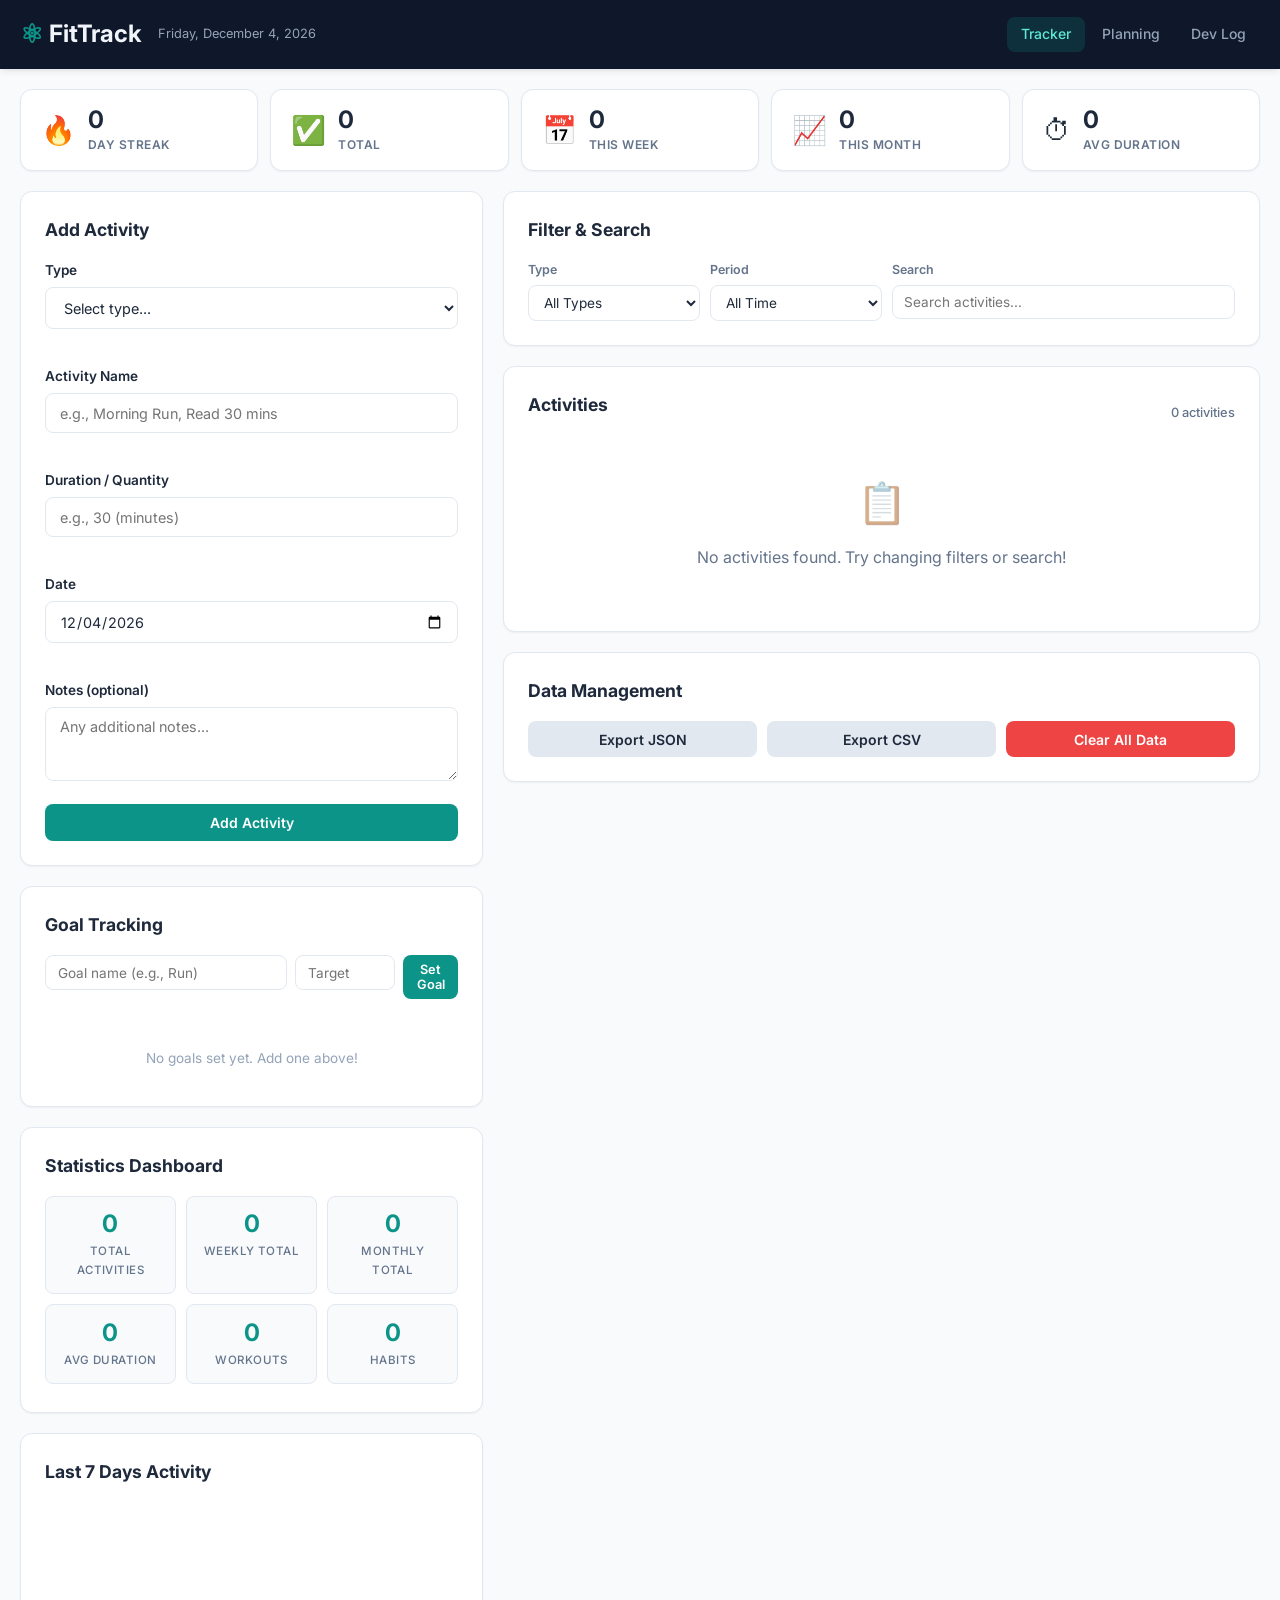
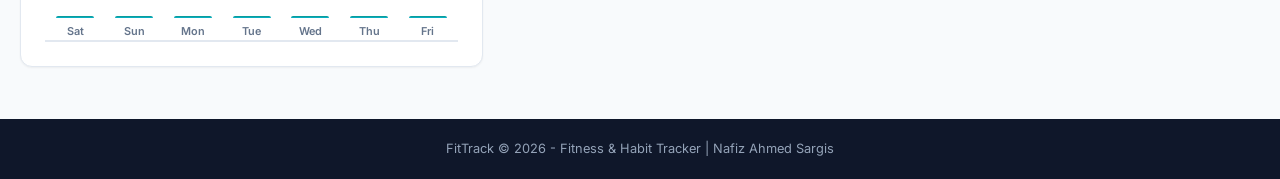
<file: index.html>
<!doctype html>
<html lang="en">
  <head>
    <meta charset="UTF-8" />
    <meta name="viewport" content="width=device-width, initial-scale=1.0" />

    <title>FitTrack - Fitness & Habit Tracker</title>

    <!-- Typography choice: Inter is readable and looks modern for dashboards -->
    <link rel="preconnect" href="https://fonts.googleapis.com" />
    <link rel="preconnect" href="https://fonts.gstatic.com" crossorigin />
    <link
      href="https://fonts.googleapis.com/css2?family=Inter:wght@400;500;600;700&display=swap"
      rel="stylesheet"
    />

    <link rel="stylesheet" href="./css/styles.css" />
  </head>

  <body>
    <!-- Header is sticky so users can switch pages quickly while scrolling -->
    <header class="app-header">
      <div class="header-content">
        <div class="header-left">
          <h1 class="app-title">
            <span class="title-icon">&#9883;</span> FitTrack
          </h1>

          <p class="current-date" id="currentDate"></p>
        </div>

        <nav class="header-nav">
          <a href="./index.html" class="nav-link active">Tracker</a>
          <a href="./planning.html" class="nav-link">Planning</a>
          <a href="./devlog.html" class="nav-link">Dev Log</a>
        </nav>
      </div>
    </header>
    <!-- Layout: left = create + motivation, right = discover + manage -->
    <main class="main-content">
      <!-- Streak + quick stats bar -->
      <section class="stats-bar" id="statsBar">
        <div class="stats-item">
          <span class="stats-icon">&#128293;</span>
          <div class="stats-info">
            <span class="stats-number" id="statStreak">0</span>
            <span class="stats-label">Day Streak</span>
          </div>
        </div>

        <div class="stats-item">
          <span class="stats-icon">&#9989;</span>
          <div class="stats-info">
            <span class="stats-number" id="statTotal">0</span>
            <span class="stats-label">Total</span>
          </div>
        </div>

        <div class="stats-item">
          <span class="stats-icon">&#128197;</span>
          <div class="stats-info">
            <span class="stats-number" id="statWeekly">0</span>
            <span class="stats-label">This Week</span>
          </div>
        </div>

        <div class="stats-item">
          <span class="stats-icon">&#128200;</span>
          <div class="stats-info">
            <span class="stats-number" id="statMonthly">0</span>
            <span class="stats-label">This Month</span>
          </div>
        </div>

        <div class="stats-item">
          <span class="stats-icon">&#9201;</span>
          <div class="stats-info">
            <span class="stats-number" id="statAvgDuration">0</span>
            <span class="stats-label">Avg Duration</span>
          </div>
        </div>
      </section>

      <div class="content-grid">
        <div class="left-column">
          <section class="card form-card">
            <h2 class="card-title" id="formTitle">Add Activity</h2>

            <!-- novalidate = I handle validation myself in JS -->
            <form id="activityForm" novalidate>
              <!-- Activity Type -->
              <input type="hidden" id="editId" value="" />
              <div class="form-group">
                <label for="activityType">Type</label>
                <select id="activityType" required>
                  <option value="">Select type...</option>
                  <option value="workout">Workout</option>
                  <option value="habit">Habit</option>
                </select>
                <!-- Error message shown in JS -->
                <span class="error-message" id="typeError"></span>
              </div>

              <!-- Activity Name -->
              <div class="form-group">
                <label for="activityName">Activity Name</label>
                <input
                  type="text"
                  id="activityName"
                  placeholder="e.g., Morning Run, Read 30 mins"
                  required
                />
                <span class="error-message" id="nameError"></span>
              </div>

              <!-- Duration / Quantity -->
              <div class="form-group">
                <label for="activityDuration">Duration / Quantity</label>
                <input
                  type="number"
                  id="activityDuration"
                  placeholder="e.g., 30 (minutes)"
                  min="1"
                  required
                />
                <span class="error-message" id="durationError"></span>
              </div>

              <!-- Date -->
              <div class="form-group">
                <label for="activityDate">Date</label>
                <input type="date" id="activityDate" required />
                <span class="error-message" id="dateError"></span>
              </div>

              <!-- Notes -->
              <div class="form-group">
                <label for="activityNotes">Notes (optional)</label>
                <textarea
                  id="activityNotes"
                  rows="3"
                  placeholder="Any additional notes..."
                ></textarea>
              </div>

              <!-- Submit -->
              <div class="form-actions">
                <button type="submit" class="btn btn-primary" id="submitBtn">
                  Add Activity
                </button>
                <!--cancel appears only while editing -->
                <button
                  type="button"
                  class="btn btn-secondary"
                  id="cancelBtn"
                  style="display: none"
                >
                  Cancel
                </button>
              </div>

              <!-- Success message shown after add -->
              <div
                class="success-message"
                id="successMessage"
                style="display: none"
              ></div>
            </form>
          </section>

          <!-- Goals -->
          <section class="card goals-card">
            <h2 class="card-title">Goal Tracking</h2>

            <form id="goalForm" class="goal-form">
              <!-- Simple inline row because it's a small form -->
              <div class="form-row">
                <input
                  type="text"
                  id="goalName"
                  placeholder="Goal name (e.g., Run)"
                  required
                />
                <input
                  type="number"
                  id="goalTarget"
                  placeholder="Target"
                  min="1"
                  required
                />
                <button type="submit" class="btn btn-primary btn-small">
                  Set Goal
                </button>
              </div>

              <span class="error-message" id="goalError"></span>
            </form>

            <!-- JS renders goal items here -->
            <div class="goals-list" id="goalsList"></div>
          </section>

          <!-- Statistics Dashboard -->
          <section class="card stats-dashboard-card">
            <h2 class="card-title">Statistics Dashboard</h2>

            <div class="stats-grid">
              <div class="stat-box">
                <span class="stat-value" id="dashTotal">0</span>
                <span class="stat-label">Total Activities</span>
              </div>
              <div class="stat-box">
                <span class="stat-value" id="dashWeekly">0</span>
                <span class="stat-label">Weekly Total</span>
              </div>
              <div class="stat-box">
                <span class="stat-value" id="dashMonthly">0</span>
                <span class="stat-label">Monthly Total</span>
              </div>
              <div class="stat-box">
                <span class="stat-value" id="dashAvgDuration">0</span>
                <span class="stat-label">Avg Duration</span>
              </div>
              <div class="stat-box">
                <span class="stat-value" id="dashWorkouts">0</span>
                <span class="stat-label">Workouts</span>
              </div>
              <div class="stat-box">
                <span class="stat-value" id="dashHabits">0</span>
                <span class="stat-label">Habits</span>
              </div>
            </div>
          </section>

          <!-- Weekly chart -->
          <section class="card chart-card">
            <h2 class="card-title">Last 7 Days Activity</h2>
            <div class="bar-chart" id="weeklyChart"></div>
          </section>
        </div>

        <!-- Right column: list -->
        <div class="right-column">
          <!-- Filter -->
          <section class="card filter-card">
            <h2 class="card-title">Filter & Search</h2>
            <div class="filter-controls">
              <div class="filter-group">
                <label for="filterType">Type</label>
                <select id="filterType">
                  <option value="all">All Types</option>
                  <option value="workout">Workouts</option>
                  <option value="habit">Habits</option>
                </select>
              </div>

              <div class="filter-group">
                <label for="filterDate">Period</label>
                <select id="filterDate">
                  <option value="all">All Time</option>
                  <option value="week">This Week</option>
                  <option value="month">This Month</option>
                </select>
              </div>

              <!-- search -->
              <div class="filter-group filter-search">
                <label for="searchInput">Search</label>
                <input
                  type="search"
                  id="searchInput"
                  placeholder="Search activities..."
                />
              </div>
            </div>
          </section>
          <section class="card activities-card">
            <div class="activities-header">
              <h2 class="card-title">Activities</h2>

              <!-- I update this count in JS -->
              <span class="activity-count" id="activityCount"
                >0 activities</span
              >
            </div>

            <!-- This container is filled by JS -->
            <div class="activities-list" id="activitiesList">
              <!-- Default empty state -->
              <div class="empty-state" id="emptyState">
                <span class="empty-icon">&#128203;</span>
                <p>No activities yet. Add your first activity!</p>
              </div>
            </div>
          </section>

          <!-- Data tools -->
          <section class="card data-card">
            <h2 class="card-title">Data Management</h2>
            <div class="data-actions">
              <button class="btn btn-secondary" id="exportJsonBtn">
                Export JSON
              </button>
              <button class="btn btn-secondary" id="exportCsvBtn">
                Export CSV
              </button>
              <button class="btn btn-danger" id="clearAllBtn">
                Clear All Data
              </button>
            </div>
          </section>
        </div>
      </div>
    </main>

    <!-- confirmation modal for destructive actions -->
    <div class="modal-overlay" id="confirmModal" style="display: none">
      <div class="modal">
        <p class="modal-message" id="modalMessage">Are you sure?</p>
        <div class="modal-actions">
          <button class="btn btn-danger" id="modalConfirm">Confirm</button>
          <button class="btn btn-secondary" id="modalCancel">Cancel</button>
        </div>
      </div>
    </div>

    <footer class="app-footer">
      <p>FitTrack &copy; 2026 - Fitness & Habit Tracker | Nafiz Ahmed Sargis</p>
    </footer>

    <script type="module" src="./js/app.js"></script>
  </body>
</html>
</file>
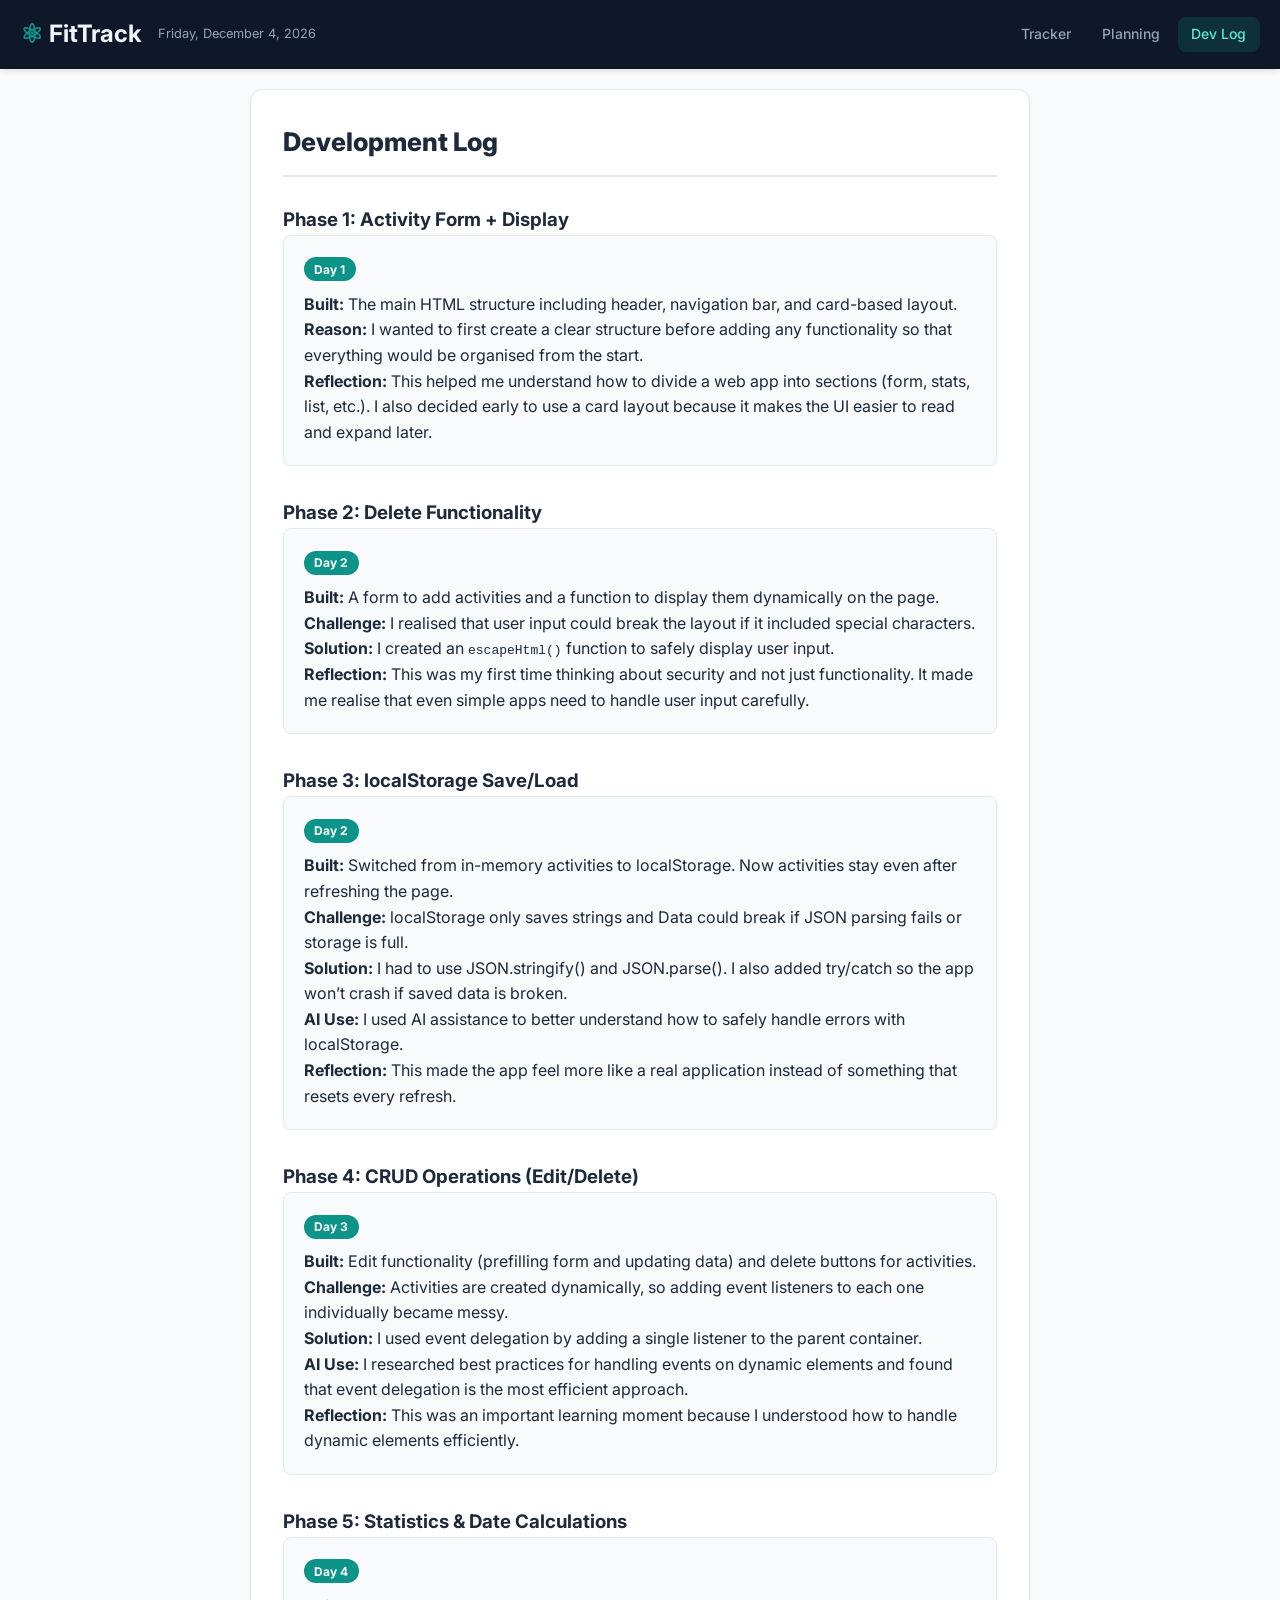
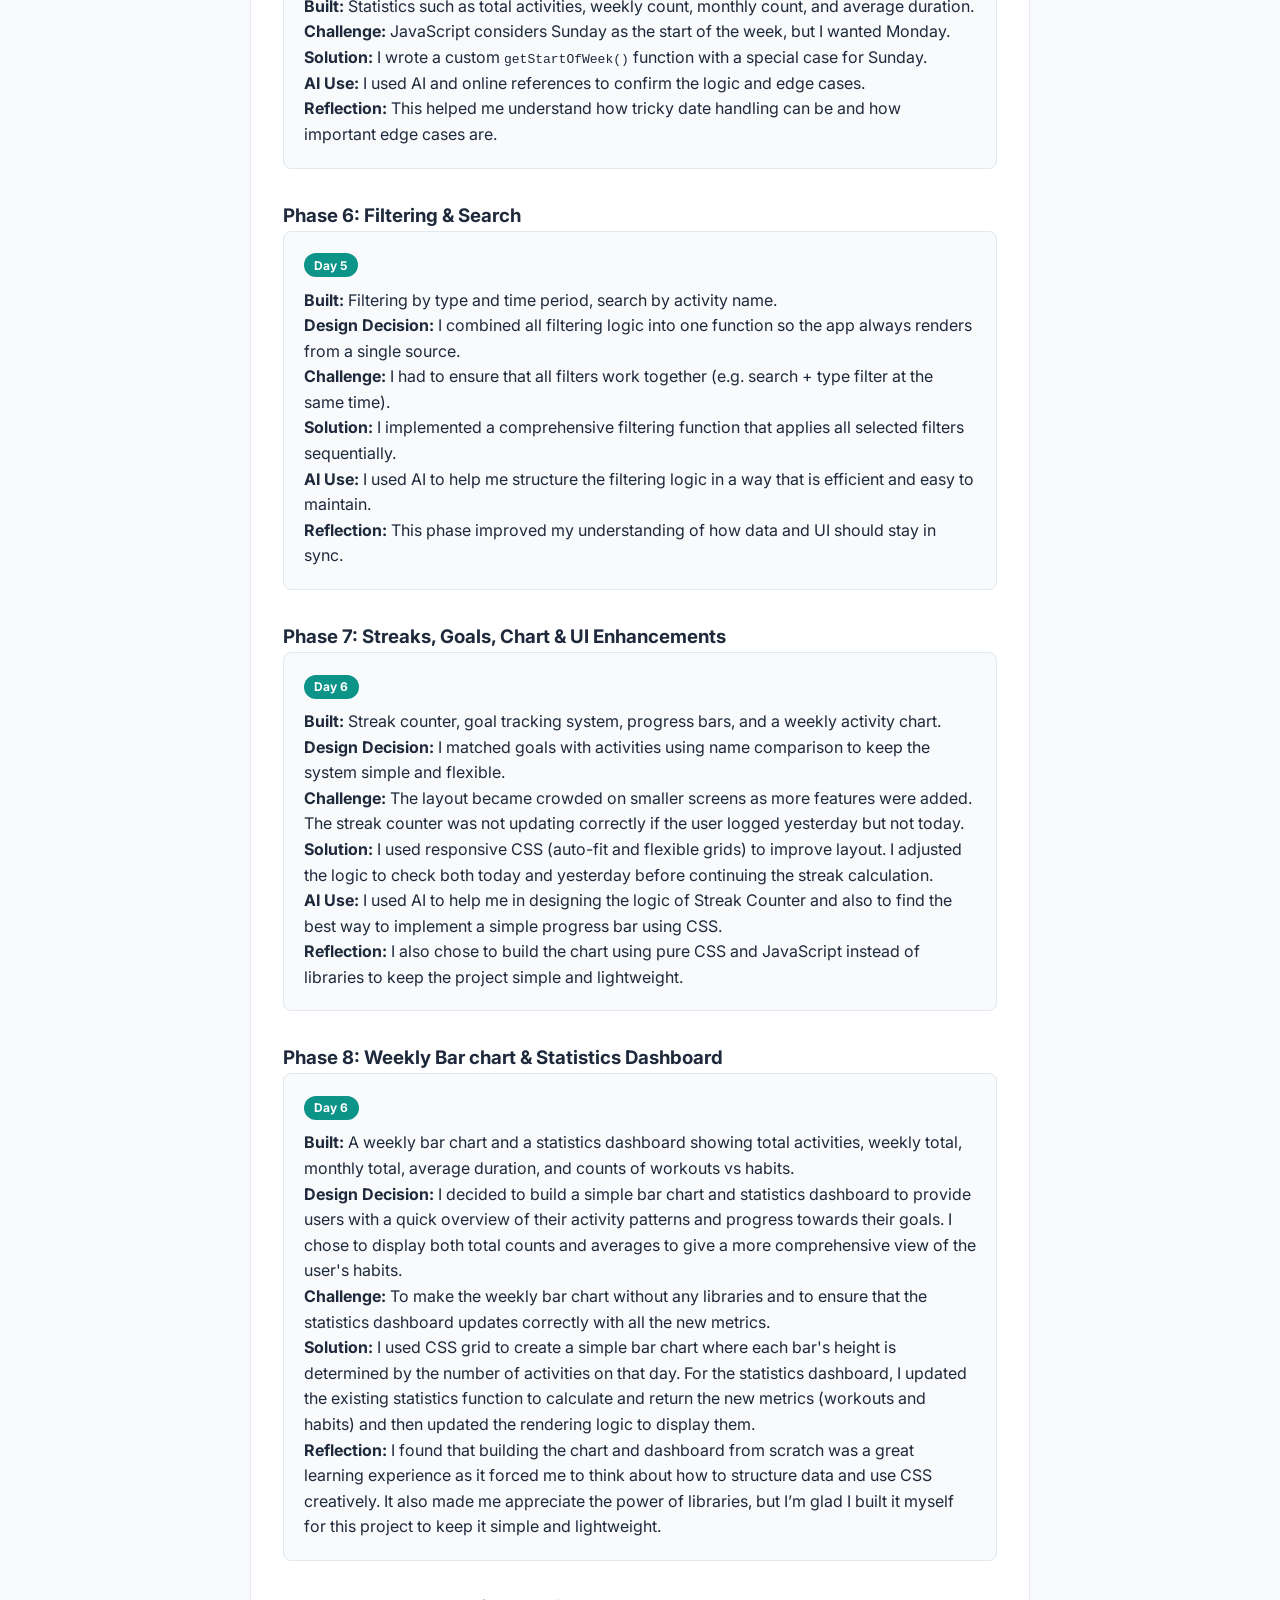
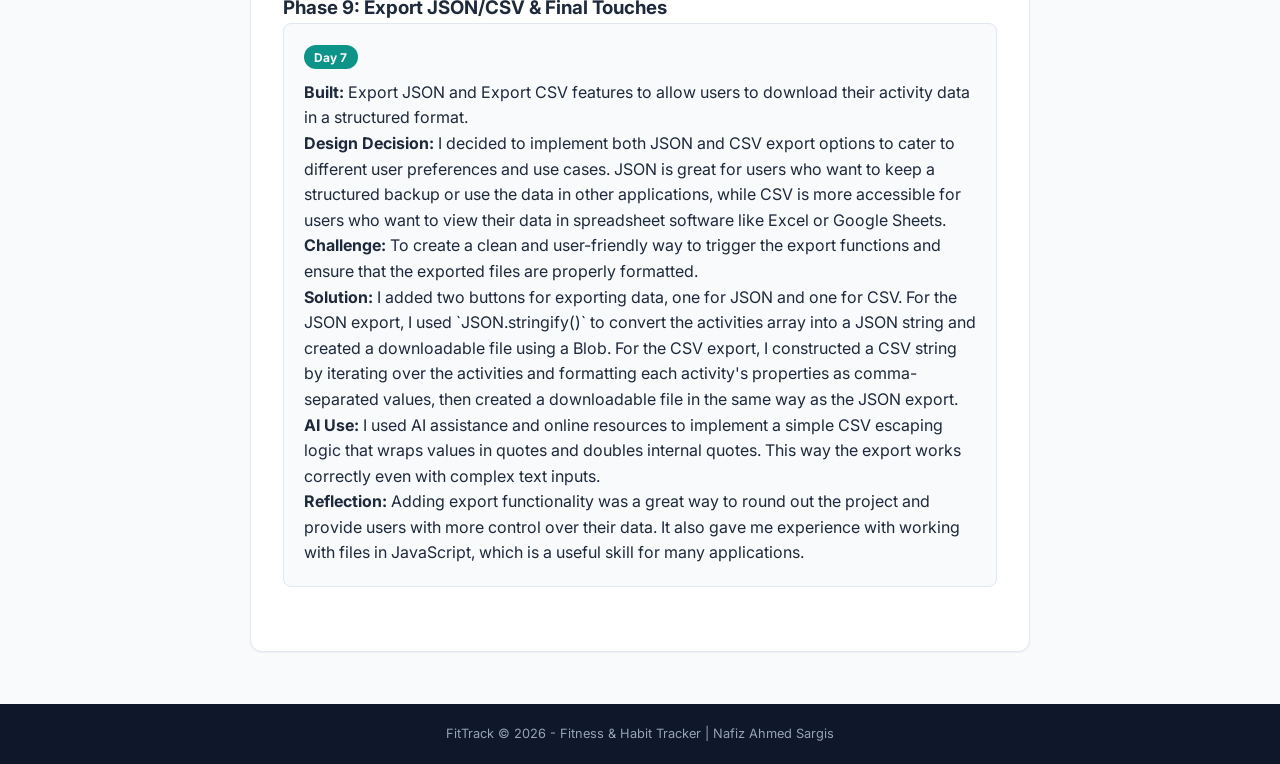
<file: devlog.html>
<!doctype html>
<html lang="en">
  <head>
    <!-- Dev Log page explains how I built the project step by step -->
    <meta charset="UTF-8" />
    <meta name="viewport" content="width=device-width, initial-scale=1.0" />
    <title>FitTrack - Dev Log</title>

    <link rel="preconnect" href="https://fonts.googleapis.com" />
    <link rel="preconnect" href="https://fonts.gstatic.com" crossorigin />
    <link
      href="https://fonts.googleapis.com/css2?family=Inter:wght@400;500;600;700&display=swap"
      rel="stylesheet"
    />
    <link rel="stylesheet" href="./css/styles.css" />
  </head>

  <body>
    <header class="app-header">
      <div class="header-content">
        <div class="header-left">
          <h1 class="app-title">
            <span class="title-icon">&#9883;</span> FitTrack
          </h1>
          <p class="current-date" id="currentDate"></p>
        </div>
        <nav class="header-nav">
          <a href="./index.html" class="nav-link">Tracker</a>
          <a href="./planning.html" class="nav-link">Planning</a>
          <a href="./devlog.html" class="nav-link active">Dev Log</a>
        </nav>
      </div>
    </header>

    <main class="main-content docs-content">
      <div class="doc-container">
        <h2 class="doc-title">Development Log</h2>

        <section class="doc-section">
          <h3>Phase 1: Activity Form + Display</h3>
          <div class="log-entry">
            <span class="log-date">Day 1</span>
            <p>
              <strong>Built:</strong> The main HTML structure including header,
              navigation bar, and card-based layout.
            </p>
            <p>
              <strong>Reason:</strong> I wanted to first create a clear
              structure before adding any functionality so that everything would
              be organised from the start.
            </p>
            <p>
              <strong>Reflection:</strong> This helped me understand how to
              divide a web app into sections (form, stats, list, etc.). I also
              decided early to use a card layout because it makes the UI easier
              to read and expand later.
            </p>
          </div>
        </section>

        <section class="doc-section">
          <h3>Phase 2: Delete Functionality</h3>
          <div class="log-entry">
            <span class="log-date">Day 2</span>
            <p>
              <strong>Built:</strong> A form to add activities and a function to
              display them dynamically on the page.
            </p>
            <p>
              <strong>Challenge:</strong> I realised that user input could break
              the layout if it included special characters.
            </p>
            <p>
              <strong>Solution:</strong> I created an
              <code>escapeHtml()</code> function to safely display user input.
            </p>
            <p>
              <strong>Reflection:</strong> This was my first time thinking about
              security and not just functionality. It made me realise that even
              simple apps need to handle user input carefully.
            </p>
          </div>
        </section>
        <section class="doc-section">
          <h3>Phase 3: localStorage Save/Load</h3>
          <div class="log-entry">
            <span class="log-date">Day 2</span>
            <p>
              <strong>Built:</strong> Switched from in-memory activities to
              localStorage. Now activities stay even after refreshing the page.
            </p>
            <p>
              <strong>Challenge:</strong> localStorage only saves strings and
              Data could break if JSON parsing fails or storage is full.
            </p>
            <p>
              <strong>Solution:</strong> I had to use JSON.stringify() and
              JSON.parse(). I also added try/catch so the app won’t crash if
              saved data is broken.
            </p>
            <p>
              <strong>AI Use:</strong> I used AI assistance to better understand
              how to safely handle errors with localStorage.
            </p>
            <p>
              <strong>Reflection:</strong> This made the app feel more like a
              real application instead of something that resets every refresh.
            </p>
          </div>
        </section>
        <section class="doc-section">
          <h3>Phase 4: CRUD Operations (Edit/Delete)</h3>
          <div class="log-entry">
            <span class="log-date">Day 3</span>
            <p>
              <strong>Built:</strong> Edit functionality (prefilling form and
              updating data) and delete buttons for activities.
            </p>
            <p>
              <strong>Challenge:</strong> Activities are created dynamically, so
              adding event listeners to each one individually became messy.
            </p>
            <p>
              <strong>Solution:</strong> I used event delegation by adding a
              single listener to the parent container.
            </p>
            <p>
              <strong>AI Use:</strong> I researched best practices for handling
              events on dynamic elements and found that event delegation is the
              most efficient approach.
            </p>
            <p>
              <strong>Reflection:</strong> This was an important learning moment
              because I understood how to handle dynamic elements efficiently.
            </p>
          </div>
        </section>
        <section class="doc-section">
          <h3>Phase 5: Statistics & Date Calculations</h3>
          <div class="log-entry">
            <span class="log-date">Day 4</span>
            <p>
              <strong>Built:</strong> Statistics such as total activities,
              weekly count, monthly count, and average duration.
            </p>
            <p>
              <strong>Challenge:</strong> JavaScript considers Sunday as the
              start of the week, but I wanted Monday.
            </p>
            <p>
              <strong>Solution:</strong> I wrote a custom
              <code>getStartOfWeek()</code> function with a special case for
              Sunday.
            </p>
            <p>
              <strong>AI Use:</strong> I used AI and online references to
              confirm the logic and edge cases.
            </p>
            <p>
              <strong>Reflection:</strong> This helped me understand how tricky
              date handling can be and how important edge cases are.
            </p>
          </div>
        </section>
        <section class="doc-section">
          <h3>Phase 6: Filtering & Search</h3>
          <div class="log-entry">
            <span class="log-date">Day 5</span>
            <p>
              <strong>Built:</strong> Filtering by type and time period, search
              by activity name.
            </p>
            <p>
              <strong>Design Decision:</strong> I combined all filtering logic
              into one function so the app always renders from a single source.
            </p>
            <p>
              <strong>Challenge:</strong> I had to ensure that all filters work
              together (e.g. search + type filter at the same time).
            </p>
            <p>
              <strong>Solution:</strong> I implemented a comprehensive filtering
              function that applies all selected filters sequentially.
            </p>
            <p>
              <strong>AI Use:</strong> I used AI to help me structure the
              filtering logic in a way that is efficient and easy to maintain.
            </p>
            <p>
              <strong>Reflection:</strong> This phase improved my understanding
              of how data and UI should stay in sync.
            </p>
          </div>
        </section>
        <section class="doc-section">
          <h3>Phase 7: Streaks, Goals, Chart & UI Enhancements</h3>
          <div class="log-entry">
            <span class="log-date">Day 6</span>
            <p>
              <strong>Built:</strong> Streak counter, goal tracking system,
              progress bars, and a weekly activity chart.
            </p>
            <p>
              <strong>Design Decision:</strong> I matched goals with activities
              using name comparison to keep the system simple and flexible.
            </p>
            <p>
              <strong>Challenge:</strong> The layout became crowded on smaller
              screens as more features were added. The streak counter was not
              updating correctly if the user logged yesterday but not today.
            </p>
            <p>
              <strong>Solution:</strong> I used responsive CSS (auto-fit and
              flexible grids) to improve layout. I adjusted the logic to check
              both today and yesterday before continuing the streak calculation.
            </p>
            <p>
              <strong>AI Use:</strong> I used AI to help me in designing the
              logic of Streak Counter and also to find the best way to implement
              a simple progress bar using CSS.
            </p>
            <p>
              <strong>Reflection:</strong> I also chose to build the chart using
              pure CSS and JavaScript instead of libraries to keep the project
              simple and lightweight.
            </p>
          </div>
        </section>
        <section class="doc-section">
          <h3>Phase 8: Weekly Bar chart & Statistics Dashboard</h3>
          <div class="log-entry">
            <span class="log-date">Day 6</span>
            <p>
              <strong>Built:</strong> A weekly bar chart and a statistics
              dashboard showing total activities, weekly total, monthly total,
              average duration, and counts of workouts vs habits.
            </p>
            <p>
              <strong>Design Decision:</strong> I decided to build a simple bar
              chart and statistics dashboard to provide users with a quick
              overview of their activity patterns and progress towards their
              goals. I chose to display both total counts and averages to give a
              more comprehensive view of the user's habits.
            </p>
            <p>
              <strong>Challenge:</strong> To make the weekly bar chart without
              any libraries and to ensure that the statistics dashboard updates
              correctly with all the new metrics.
            </p>
            <p>
              <strong>Solution:</strong> I used CSS grid to create a simple bar
              chart where each bar's height is determined by the number of
              activities on that day. For the statistics dashboard, I updated
              the existing statistics function to calculate and return the new
              metrics (workouts and habits) and then updated the rendering logic
              to display them.
            </p>
            <p>
              <strong>Reflection:</strong> I found that building the chart and
              dashboard from scratch was a great learning experience as it
              forced me to think about how to structure data and use CSS
              creatively. It also made me appreciate the power of libraries, but
              I’m glad I built it myself for this project to keep it simple and
              lightweight.
            </p>
          </div>
        </section>
        <section class="doc-section">
          <h3>Phase 9: Export JSON/CSV & Final Touches</h3>
          <div class="log-entry">
            <span class="log-date">Day 7</span>
            <p>
              <strong>Built:</strong> Export JSON and Export CSV features to
              allow users to download their activity data in a structured
              format.
            </p>
            <p>
              <strong>Design Decision:</strong> I decided to implement both JSON
              and CSV export options to cater to different user preferences and
              use cases. JSON is great for users who want to keep a structured
              backup or use the data in other applications, while CSV is more
              accessible for users who want to view their data in spreadsheet
              software like Excel or Google Sheets.
            </p>
            <p>
              <strong>Challenge:</strong> To create a clean and user-friendly
              way to trigger the export functions and ensure that the exported
              files are properly formatted.
            </p>
            <p>
              <strong>Solution:</strong> I added two buttons for exporting data,
              one for JSON and one for CSV. For the JSON export, I used
              `JSON.stringify()` to convert the activities array into a JSON
              string and created a downloadable file using a Blob. For the CSV
              export, I constructed a CSV string by iterating over the
              activities and formatting each activity's properties as
              comma-separated values, then created a downloadable file in the
              same way as the JSON export.
            </p>
            <p>
              <strong>AI Use:</strong> I used AI assistance and online resources
              to implement a simple CSV escaping logic that wraps values in
              quotes and doubles internal quotes. This way the export works
              correctly even with complex text inputs.
            </p>
            <p>
              <strong>Reflection:</strong> Adding export functionality was a
              great way to round out the project and provide users with more
              control over their data. It also gave me experience with working
              with files in JavaScript, which is a useful skill for many
              applications.
            </p>
          </div>
        </section>
      </div>
    </main>

    <footer class="app-footer">
      <p>FitTrack &copy; 2026 - Fitness & Habit Tracker | Nafiz Ahmed Sargis</p>
    </footer>

    <!-- Same simple date script for consistency on docs pages -->
    <script>
      document.getElementById("currentDate").textContent =
        new Date().toLocaleDateString("en-US", {
          weekday: "long",
          year: "numeric",
          month: "long",
          day: "numeric",
        });
    </script>
  </body>
</html>
</file>
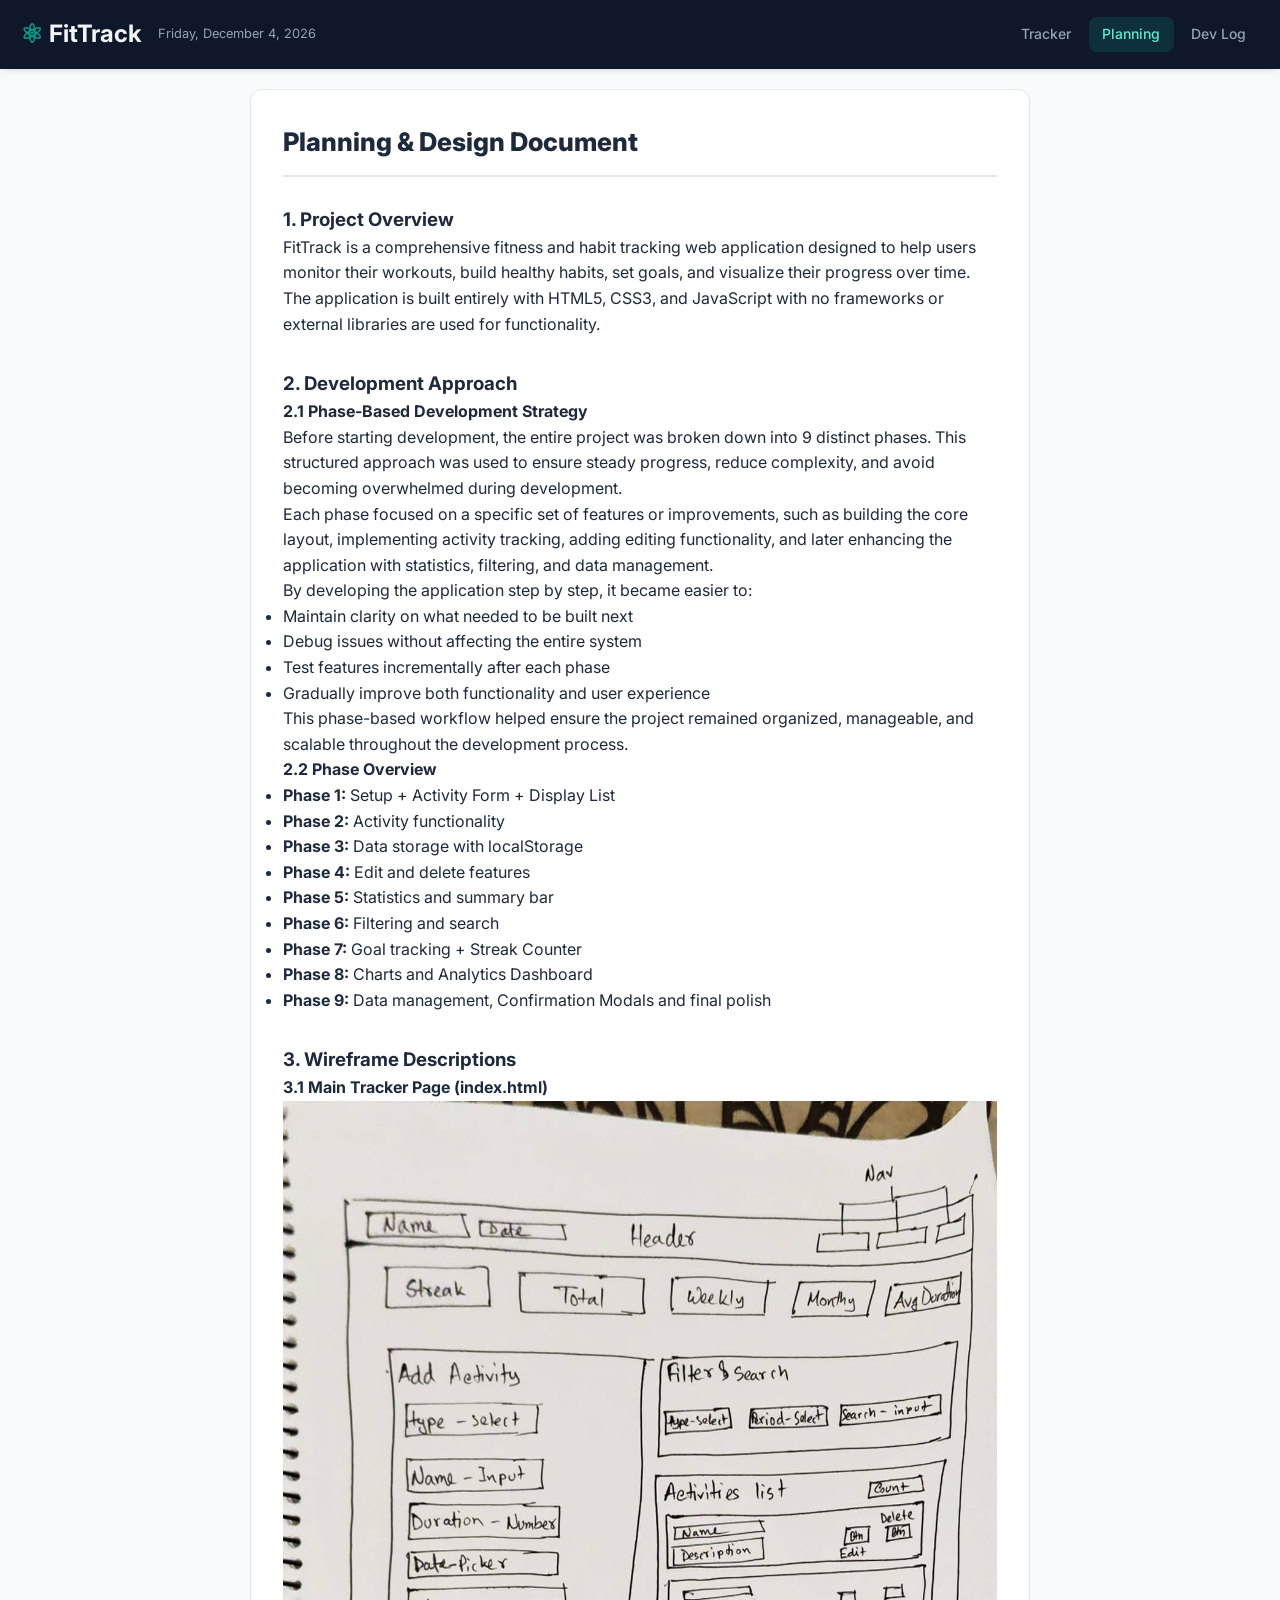
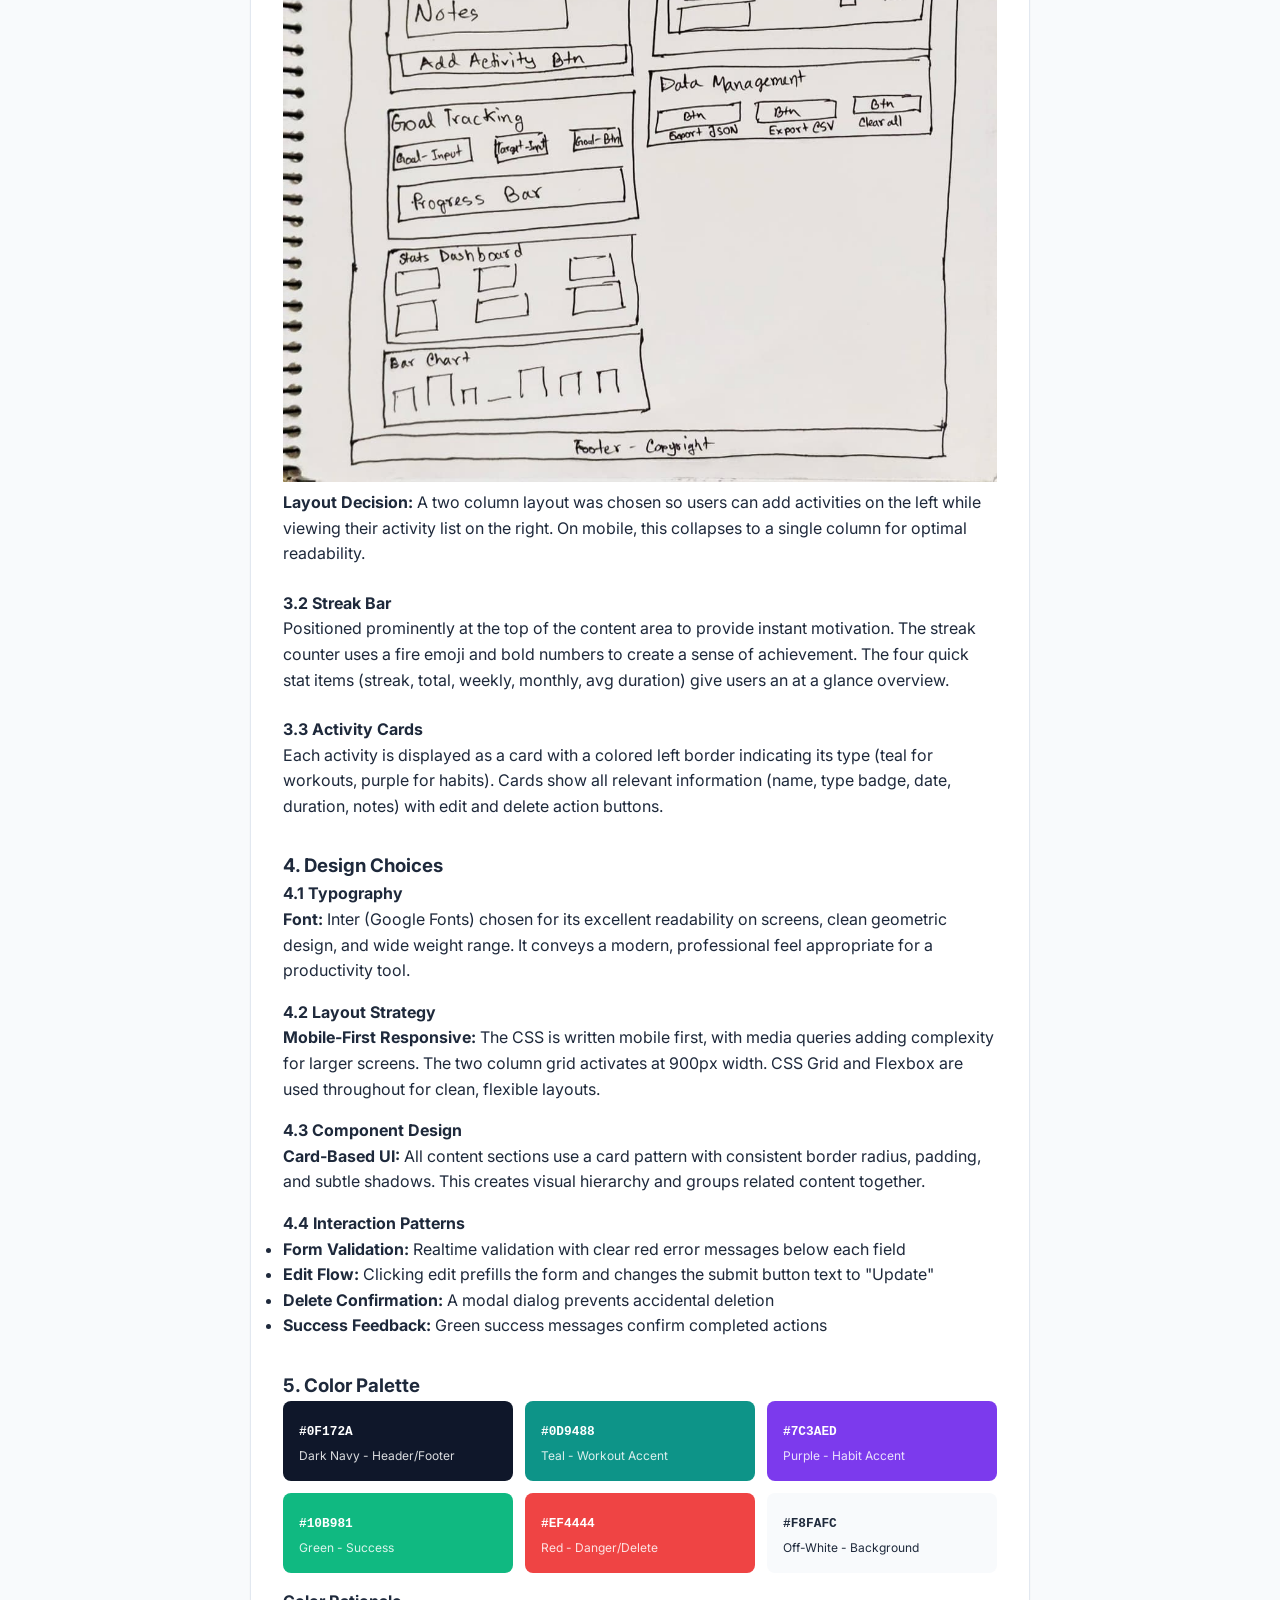
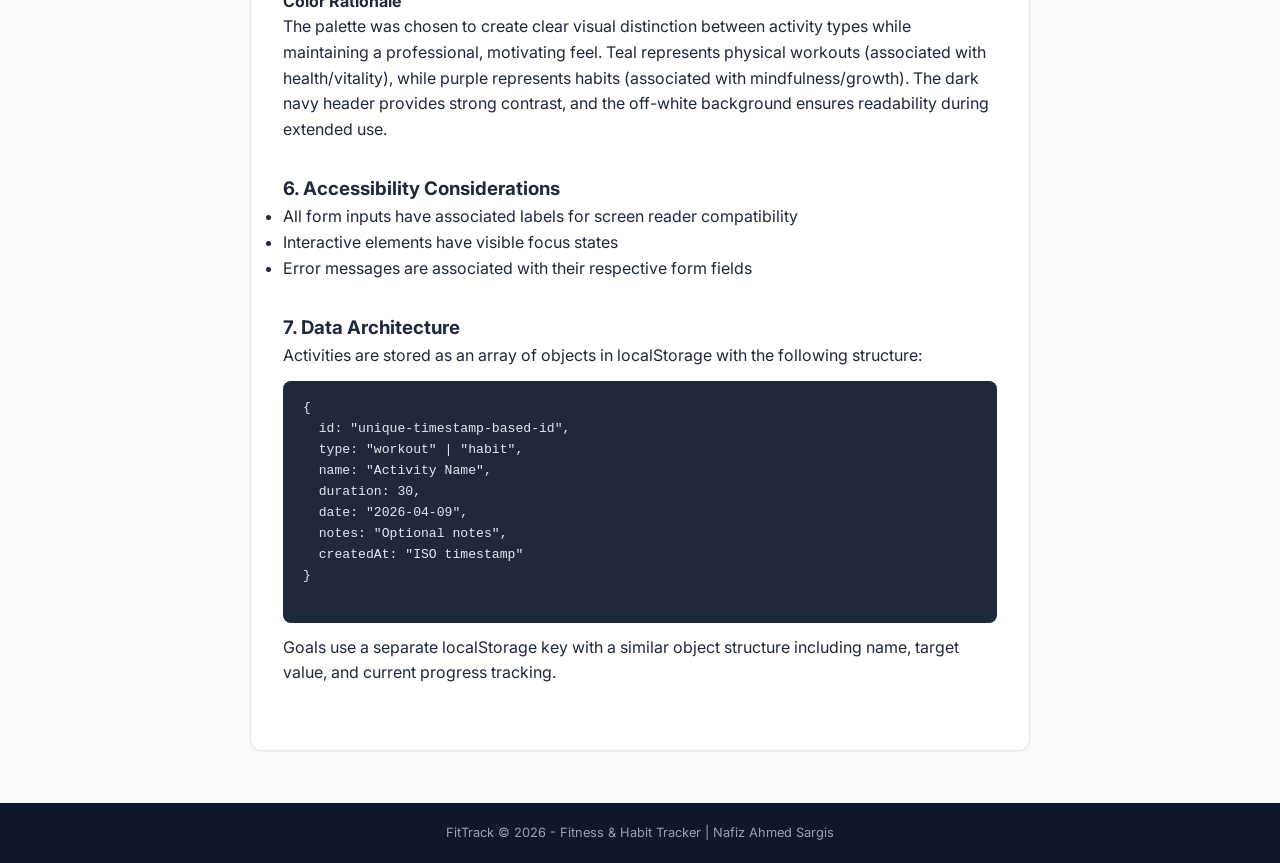
<file: planning.html>
<!doctype html>
<html lang="en">
  <head>
    <meta charset="UTF-8" />
    <meta name="viewport" content="width=device-width, initial-scale=1.0" />
    <title>FitTrack - Planning & Design</title>
    <link rel="preconnect" href="https://fonts.googleapis.com" />
    <link rel="preconnect" href="https://fonts.gstatic.com" crossorigin />
    <link
      href="https://fonts.googleapis.com/css2?family=Inter:wght@400;500;600;700&display=swap"
      rel="stylesheet"
    />
    <link rel="stylesheet" href="./css/styles.css" />
  </head>
  <body>
    <header class="app-header">
      <div class="header-content">
        <div class="header-left">
          <h1 class="app-title">
            <span class="title-icon">&#9883;</span> FitTrack
          </h1>
          <p class="current-date" id="currentDate"></p>
        </div>
        <nav class="header-nav">
          <a href="./index.html" class="nav-link">Tracker</a>
          <a href="./planning.html" class="nav-link active">Planning</a>
          <a href="./devlog.html" class="nav-link">Dev Log</a>
        </nav>
      </div>
    </header>

    <main class="main-content docs-content">
      <div class="doc-container">
        <h2 class="doc-title">Planning & Design Document</h2>

        <!-- Project Overview -->
        <section class="doc-section">
          <h3>1. Project Overview</h3>
          <p>
            FitTrack is a comprehensive fitness and habit tracking web
            application designed to help users monitor their workouts, build
            healthy habits, set goals, and visualize their progress over time.
            The application is built entirely with HTML5, CSS3, and JavaScript
            with no frameworks or external libraries are used for functionality.
          </p>
        </section>

        <!-- Development Approach -->
        <section class="doc-section">
          <h3>2. Development Approach</h3>
          <h4>2.1 Phase-Based Development Strategy</h4>
          <p>
            Before starting development, the entire project was broken down into
            9 distinct phases. This structured approach was used to ensure
            steady progress, reduce complexity, and avoid becoming overwhelmed
            during development.
          </p>
          <p>
            Each phase focused on a specific set of features or improvements,
            such as building the core layout, implementing activity tracking,
            adding editing functionality, and later enhancing the application
            with statistics, filtering, and data management.
          </p>
          <p>
            By developing the application step by step, it became easier to:
          </p>
          <ul>
            <li>Maintain clarity on what needed to be built next</li>
            <li>Debug issues without affecting the entire system</li>
            <li>Test features incrementally after each phase</li>
            <li>Gradually improve both functionality and user experience</li>
          </ul>
          <p>
            This phase-based workflow helped ensure the project remained
            organized, manageable, and scalable throughout the development
            process.
          </p>
          <h4>2.2 Phase Overview</h4>
          <ul>
            <li><strong>Phase 1:</strong> Setup + Activity Form + Display List</li>
            <li><strong>Phase 2:</strong> Activity functionality</li>
            <li><strong>Phase 3:</strong> Data storage with localStorage</li>
            <li><strong>Phase 4:</strong> Edit and delete features</li>
            <li><strong>Phase 5:</strong> Statistics and summary bar</li>
            <li><strong>Phase 6:</strong> Filtering and search</li>
            <li><strong>Phase 7:</strong> Goal tracking + Streak Counter</li>
            <li><strong>Phase 8:</strong> Charts and Analytics Dashboard</li>
            <li><strong>Phase 9:</strong> Data management, Confirmation Modals and final polish</li>
          </ul>
        </section>

        <!-- Wireframe Descriptions -->
        <section class="doc-section">
          <h3>3. Wireframe Descriptions</h3>

          <div class="wireframe-block">
            <h4>3.1 Main Tracker Page (index.html)</h4>
            <div class="wireframe-diagram">
              <img
                src="images/wireframe.jpeg"
                alt="Wireframe of Main Tracker Page"
                class="wireframe-image"
              />
            </div>
            <p>
              <strong>Layout Decision:</strong> A two column layout was chosen
              so users can add activities on the left while viewing their
              activity list on the right. On mobile, this collapses to a single
              column for optimal readability.
            </p>
          </div>

          <div class="wireframe-block">
            <h4>3.2 Streak Bar</h4>
            <p>
              Positioned prominently at the top of the content area to provide
              instant motivation. The streak counter uses a fire emoji and bold
              numbers to create a sense of achievement. The four quick stat
              items (streak, total, weekly, monthly, avg duration) give users an
              at a glance overview.
            </p>
          </div>

          <div class="wireframe-block">
            <h4>3.3 Activity Cards</h4>
            <p>
              Each activity is displayed as a card with a colored left border
              indicating its type (teal for workouts, purple for habits). Cards
              show all relevant information (name, type badge, date, duration,
              notes) with edit and delete action buttons.
            </p>
          </div>
        </section>

        <!-- Design Choices -->
        <section class="doc-section">
          <h3>4. Design Choices</h3>

          <div class="design-choice">
            <h4>4.1 Typography</h4>
            <p>
              <strong>Font:</strong> Inter (Google Fonts) chosen for its
              excellent readability on screens, clean geometric design, and wide
              weight range. It conveys a modern, professional feel appropriate
              for a productivity tool.
            </p>
          </div>

          <div class="design-choice">
            <h4>4.2 Layout Strategy</h4>
            <p>
              <strong>Mobile-First Responsive:</strong> The CSS is written
              mobile first, with media queries adding complexity for larger
              screens. The two column grid activates at 900px width. CSS Grid
              and Flexbox are used throughout for clean, flexible layouts.
            </p>
          </div>

          <div class="design-choice">
            <h4>4.3 Component Design</h4>
            <p>
              <strong>Card-Based UI:</strong> All content sections use a card
              pattern with consistent border radius, padding, and subtle
              shadows. This creates visual hierarchy and groups related content
              together.
            </p>
          </div>

          <div class="design-choice">
            <h4>4.4 Interaction Patterns</h4>
            <ul>
              <li>
                <strong>Form Validation:</strong> Realtime validation with clear
                red error messages below each field
              </li>
              <li>
                <strong>Edit Flow:</strong> Clicking edit prefills the form and
                changes the submit button text to "Update"
              </li>
              <li>
                <strong>Delete Confirmation:</strong> A modal dialog prevents
                accidental deletion
              </li>
              <li>
                <strong>Success Feedback:</strong> Green success messages
                confirm completed actions
              </li>
            </ul>
          </div>
        </section>

        <!-- Color Palette -->
        <section class="doc-section">
          <h3>5. Color Palette</h3>

          <div class="color-palette">
            <div class="color-swatch navy">
              <span class="swatch-label">#0F172A</span>
              <span class="swatch-name">Dark Navy - Header/Footer</span>
            </div>

            <div class="color-swatch teal">
              <span class="swatch-label">#0D9488</span>
              <span class="swatch-name">Teal - Workout Accent</span>
            </div>

            <div class="color-swatch purple">
              <span class="swatch-label">#7C3AED</span>
              <span class="swatch-name">Purple - Habit Accent</span>
            </div>

            <div class="color-swatch green">
              <span class="swatch-label">#10B981</span>
              <span class="swatch-name">Green - Success</span>
            </div>

            <div class="color-swatch red">
              <span class="swatch-label">#EF4444</span>
              <span class="swatch-name">Red - Danger/Delete</span>
            </div>

            <div class="color-swatch light">
              <span class="swatch-label">#F8FAFC</span>
              <span class="swatch-name">Off-White - Background</span>
            </div>
          </div>
          <div class="design-choice">
            <h4>Color Rationale</h4>
            <p>
              The palette was chosen to create clear visual distinction between
              activity types while maintaining a professional, motivating feel.
              Teal represents physical workouts (associated with
              health/vitality), while purple represents habits (associated with
              mindfulness/growth). The dark navy header provides strong
              contrast, and the off-white background ensures readability during
              extended use.
            </p>
          </div>
        </section>

        <!-- Accessibility Considerations -->
        <section class="doc-section">
          <h3>6. Accessibility Considerations</h3>
          <ul>
            <li>
              All form inputs have associated labels for screen reader
              compatibility
            </li>
            <li>Interactive elements have visible focus states</li>
            <li>
              Error messages are associated with their respective form fields
            </li>
          </ul>
        </section>

        <!-- Data Architecture -->
        <section class="doc-section">
          <h3>7. Data Architecture</h3>
          <p>
            Activities are stored as an array of objects in localStorage with
            the following structure:
          </p>

          <!-- Challenge faced: HTML breaks easily if quotes are missing inside attributes.
                     Solution: ensure class attribute is properly closed (class="code-block"). -->
          <pre class="code-block">
{
  id: "unique-timestamp-based-id",
  type: "workout" | "habit",
  name: "Activity Name",
  duration: 30,
  date: "2026-04-09",
  notes: "Optional notes",
  createdAt: "ISO timestamp"
}
                </pre
          >

          <p>
            Goals use a separate localStorage key with a similar object
            structure including name, target value, and current progress
            tracking.
          </p>
        </section>
      </div>
    </main>

    <footer class="app-footer">
      <p>FitTrack &copy; 2026 - Fitness & Habit Tracker | Nafiz Ahmed Sargis</p>
    </footer>

    <script>
      document.getElementById("currentDate").textContent =
        new Date().toLocaleDateString("en-US", {
          weekday: "long",
          year: "numeric",
          month: "long",
          day: "numeric",
        });
    </script>
  </body>
</html>
</file>
<file: css/styles.css>
/* ==========================================================
   FitTrack (Phase 1)
   - I’m starting with a clean base UI: header + form + list
   - Later phases will add more styling (stats, filters, goals…)

   FitTrack - Phase 2 Styles
   I am still keeping CSS simple because I want functionality
   first. Phase 2 adds styles for:
   - Delete button on activity cards
   - Card header layout (title on left, actions on right)

   FitTrack - Phase 4 Styles
   Phase 4 adds:
   - Edit button on activity cards
   - Secondary button (Cancel)
   - Card action button row feels more "app-like"

   FitTrack - Phase 5 Styles
   Phase 5 adds:
   - A quick stats bar (Total/Week/Month/Avg Duration)

   FitTrack - Phase 6 Styles
   Phase 6 adds:
   - Filter/Search card styling (select inputs + search box)

   FitTrack - Phase 7 Styles
   Phase 7 adds:
   - Goal card styling + progress bars
   - Streak tile added to the stats bar

   FitTrack - Phase 8 Styles
   Phase 8 adds:
   - Weekly bar chart 
   - Statistics Dashboard grid layout

   FirTrack - Phase 9 Styles
   Phase 9 adds:
   - Data Management buttons
   - Confirmation modal 
   - Small animation + focus styles
      ========================================================== */

/* Design variables (easy to change colors in one place) */
:root {
  --color-bg: #f8fafc;
  --color-card: #ffffff;
  --color-header: #0f172a;
  --color-header-text: #f1f5f9;
  --color-text: #1e293b;
  --color-text-secondary: #64748b;
  --color-border: #e2e8f0;

  --color-primary: #0d9488;

  /* Phase 2: delete button colors */
  --color-danger: #ef4444;
  --color-danger-hover: #dc2626;

  /* Phase 4: a neutral secondary button */
  --color-secondary: #e2e8f0;
  --color-secondary-hover: #cbd5e1;
  --color-success: #10b981;

  /* Phase 8: type colors for chart/visuals */
  --color-workout: #0d9488;
  --color-habit: #7c3aed;

  --shadow-sm: 0 1px 2px rgba(0, 0, 0, 0.05);
  --shadow-md:
    0 4px 6px -1px rgba(0, 0, 0, 0.07), 0 2px 4px -2px rgba(0, 0, 0, 0.05);
  --shadow-lg:
    0 10px 15px -3px rgba(0, 0, 0, 0.08), 0 4px 6px -4px rgba(0, 0, 0, 0.05);

  --radius: 12px;
  --radius-sm: 8px;

  --font-family:
    "Inter", -apple-system, BlinkMacSystemFont, "Segoe UI", sans-serif;
}

/* Simple reset so spacing is consistent in all browsers */
*,
*::before,
*::after {
  box-sizing: border-box;
  margin: 0;
  padding: 0;
}

html {
  scroll-behavior: smooth;
}

/* Overall page layout: header + main + footer */
body {
  font-family: var(--font-family);
  background: var(--color-bg);
  color: var(--color-text);
  line-height: 1.6;

  /* flex column lets footer sit at bottom when page is short */
  min-height: 100vh;
  display: flex;
  flex-direction: column;
}

/* Header stays visible while scrolling (nice app feeling) */
.app-header {
  background: var(--color-header);
  color: var(--color-header-text);
  padding: 0 1.25rem;
  position: sticky;
  top: 0;
  z-index: 100;
  box-shadow: var(--shadow-md);
}

.header-content {
  max-width: 1280px;
  margin: 0 auto;
  padding: 0.875rem 0;

  display: flex;
  align-items: center;
  justify-content: space-between;
  flex-wrap: wrap;
  gap: 0.5rem;
}

.header-left {
  display: flex;
  align-items: center;
  gap: 1rem;
}

.app-title {
  font-size: 1.5rem;
  font-weight: 700;
  display: inline-flex;
  align-items: center;
  gap: 0.35rem;
}

.title-icon {
  font-size: 1.6rem;
  color: var(--color-primary);
}

.current-date {
  font-size: 0.8rem;
  color: #94a3b8;
}

.header-nav {
  display: flex;
  gap: 0.25rem;
}

.nav-link {
  color: #94a3b8;
  text-decoration: none;
  padding: 0.4rem 0.85rem;
  border-radius: var(--radius-sm);
  font-size: 0.875rem;
  font-weight: 500;
  transition:
    background 0.2s,
    color 0.2s;
}

.nav-link:hover {
  background: rgba(255, 255, 255, 0.08);
  color: #e2e8f0;
}

.nav-link.active {
  background: rgba(13, 148, 136, 0.2);
  color: #5eead4;
}

/* Main area centers content and adds padding */
.main-content {
  max-width: 1280px;
  margin: 0 auto;
  padding: 1.25rem;
  width: 100%;
  flex: 1; /* pushes footer down */
}

/* Phase 5: stats bar */
.stats-bar {
  display: grid;
  /* stats bar now wraps naturally on small screens */
  grid-template-columns: repeat(auto-fit, minmax(150px, 1fr));
  gap: 0.75rem;
  margin-bottom: 1.25rem;
}

.stats-item {
  background: var(--color-card);
  border-radius: var(--radius);
  padding: 1rem 1.25rem;
  display: flex;
  align-items: center;
  gap: 0.75rem;
  box-shadow: var(--shadow-sm);
  border: 1px solid var(--color-border);
  transition:
    transform 0.15s,
    box-shadow 0.15s;
}

.stats-item:hover {
  transform: translateY(-1px);
  box-shadow: var(--shadow-md);
}

.stats-icon {
  font-size: 1.75rem;
  line-height: 1;
}

.stats-info {
  display: flex;
  flex-direction: column;
}

.stats-number {
  font-size: 1.5rem;
  font-weight: 700;
  line-height: 1.2;
  color: var(--color-text);
}

.stats-label {
  font-size: 0.75rem;
  color: var(--color-text-secondary);
  font-weight: 600;
  text-transform: uppercase;
  letter-spacing: 0.04em;
}

/* Mobile-first: stack columns */
.content-grid {
  display: flex;
  flex-direction: column;
  gap: 1.25rem;
}

/* Card is the main UI pattern in this app */
.card {
  background: var(--color-card);
  border-radius: var(--radius);
  padding: 1.5rem;
  box-shadow: var(--shadow-sm);
  border: 1px solid var(--color-border);
}

.card-title {
  font-size: 1.1rem;
  font-weight: 700;
  margin-bottom: 1rem;
}

/* Form styles */
.form-group {
  margin-bottom: 1rem;
}

.form-group label {
  display: block;
  font-size: 0.85rem;
  font-weight: 600;
  margin-bottom: 0.35rem;
}

.form-group input,
.form-group select,
.form-group textarea {
  width: 100%;
  padding: 0.65rem 0.85rem;
  border: 1.5px solid var(--color-border);
  border-radius: var(--radius-sm);
  font-family: var(--font-family);
  font-size: 0.9rem;
  background: var(--color-card);
  color: var(--color-text);
  transition:
    border-color 0.2s,
    box-shadow 0.2s;
}

.form-group input:focus,
.form-group select:focus,
.form-group textarea:focus {
  outline: none;
  border-color: var(--color-primary);
  box-shadow: 0 0 0 3px rgba(13, 148, 136, 0.12);
}

.form-group textarea {
  resize: vertical; /* user can expand notes */
  min-height: 70px;
}

/* I keep a reserved space so layout doesn't jump when showing errors */
.error-message {
  display: block;
  font-size: 0.78rem;
  color: var(--color-danger);
  margin-top: 0.3rem;
  min-height: 1rem;
}

.success-message {
  background: #d1fae5;
  color: #065f46;
  padding: 0.65rem 1rem;
  border-radius: var(--radius-sm);
  font-size: 0.85rem;
  margin-top: 0.75rem;
  font-weight: 500;
  text-align: center;
}

/* Button styles (basic for now, will get nicer later) */
.btn {
  display: inline-flex;
  align-items: center;
  justify-content: center;
  padding: 0.6rem 1.25rem;
  border: none;
  border-radius: var(--radius-sm);
  font-family: var(--font-family);
  font-size: 0.875rem;
  font-weight: 600;
  cursor: pointer;
  transition:
    background 0.2s,
    transform 0.1s,
    box-shadow 0.2s;
}

.btn:active {
  transform: scale(0.97);
}

.btn-primary {
  background: var(--color-primary);
  color: white;
}

.btn-primary:hover {
  box-shadow: var(--shadow-sm);
}

/* Phase 2: delete button */
.btn-danger {
  background: var(--color-danger);
  color: white;
}
.btn-danger:hover {
  background: var(--color-danger-hover);
}

.btn-small {
  padding: 0.45rem 0.85rem;
  font-size: 0.8rem;
}

/* Small buttons that sit inside cards */
/* cancel button */
.btn-secondary {
  background: var(--color-secondary);
  color: var(--color-text);
}
.btn-secondary:hover {
  background: var(--color-secondary-hover);
}
.btn-icon {
  padding: 0.4rem 0.55rem;
  font-size: 0.85rem;
  border-radius: 6px;
}

.form-actions {
  display: flex;
  gap: 0.75rem;
}
.form-actions .btn {
  flex: 1;
}

/* Goal form row */
.goal-form {
  margin-bottom: 1rem;
}

.form-row {
  display: flex;
  gap: 0.5rem;
  align-items: flex-start;
}

.form-row input {
  flex: 1;
  padding: 0.55rem 0.75rem;
  border: 1.5px solid var(--color-border);
  border-radius: var(--radius-sm);
  font-family: var(--font-family);
  font-size: 0.85rem;
  color: var(--color-text);
  background: var(--color-card);
}

.form-row input[type="number"] {
  max-width: 100px;
}

/* Goal item */
.goal-item {
  padding: 0.85rem;
  border: 1px solid var(--color-border);
  border-radius: var(--radius-sm);
  margin-bottom: 0.65rem;
  background: var(--color-bg);
}

.goal-header {
  display: flex;
  justify-content: space-between;
  align-items: center;
  margin-bottom: 0.5rem;
}

.goal-name {
  font-weight: 600;
  font-size: 0.88rem;
}

.goal-progress-text {
  font-size: 0.78rem;
  color: var(--color-text-secondary);
  font-weight: 600;
}

/* Progress bar */
.progress-bar-container {
  background: var(--color-border);
  border-radius: 20px;
  height: 10px;
  overflow: hidden;
}

.progress-bar {
  height: 100%;
  border-radius: 20px;
  background: linear-gradient(90deg, var(--color-primary), #14b8a6);
  transition: width 0.3s ease;
}

.progress-bar.complete {
  background: linear-gradient(90deg, var(--color-success), #34d399);
}

.goal-delete {
  background: none;
  border: none;
  color: var(--color-text-secondary);
  cursor: pointer;
  font-size: 1.1rem;
  padding: 0.1rem 0.3rem;
  border-radius: 4px;
  line-height: 1;
}

.goal-delete:hover {
  color: var(--color-danger);
}

/* Phase 6: Filter/Search card */
.filter-controls {
  display: flex;
  flex-wrap: wrap;
  gap: 0.65rem;
}

/* Each filter group is a mini block: label + input */
.filter-group {
  flex: 1;
  min-width: 120px;
}

.filter-group label {
  display: block;
  font-size: 0.78rem;
  font-weight: 600;
  margin-bottom: 0.3rem;
  color: var(--color-text-secondary);
}

/* Inputs inside filter area: slightly smaller padding */
.filter-group select,
.filter-group input {
  width: 100%;
  padding: 0.5rem 0.7rem;
  border: 1.5px solid var(--color-border);
  border-radius: var(--radius-sm);
  font-family: var(--font-family);
  font-size: 0.85rem;
  color: var(--color-text);
  background: var(--color-card);
}

/* Search takes more width */
.filter-search {
  flex: 2;
  min-width: 180px;
}

/* Activities list */
.activities-header {
  display: flex;
  align-items: center;
  justify-content: space-between;
}

.activity-count {
  font-size: 0.8rem;
  color: var(--color-text-secondary);
  font-weight: 500;
}

.activities-list {
  display: flex;
  flex-direction: column;
  gap: 0.65rem;
}

.activity-card {
  border: 1px solid var(--color-border);
  border-radius: var(--radius-sm);
  padding: 1rem 1.1rem;
  background: var(--color-bg);
  transition:
    box-shadow 0.2s,
    transform 0.15s;
}

.activity-card:hover {
  box-shadow: var(--shadow-md);
  transform: translateY(-1px);
}

/* Phase 2: header row inside the card */
.activity-card-header {
  display: flex;
  justify-content: space-between;
  align-items: flex-start;
  gap: 0.75rem;
}

.activity-card-title {
  font-weight: 600;
  font-size: 0.95rem;
}

.activity-card-actions {
  display: flex;
  gap: 0.4rem;
  flex-shrink: 0;
}

.activity-card-details {
  margin-top: 0.35rem;
  display: flex;
  flex-wrap: wrap;
  gap: 0.85rem;
  font-size: 0.82rem;
  color: var(--color-text-secondary);
}

/* Empty state helps user understand what to do */
.empty-state {
  text-align: center;
  padding: 2.25rem 1rem;
  color: var(--color-text-secondary);
}

.empty-icon {
  font-size: 2.5rem;
  display: block;
  margin-bottom: 0.65rem;
  opacity: 0.6;
}

/* STATISTICS DASHBOARD */

.stats-grid {
  display: grid;
  grid-template-columns: repeat(2, 1fr);
  gap: 0.65rem;
  margin-bottom: 0.25rem;
}

.stat-box {
  background: var(--color-bg);
  border-radius: var(--radius-sm);
  padding: 0.85rem;
  text-align: center;
  border: 1px solid var(--color-border);
}

.stat-value {
  display: block;
  font-size: 1.5rem;
  font-weight: 700;
  color: var(--color-primary);
  line-height: 1.2;
}

.stat-label {
  display: block;
  font-size: 0.72rem;
  color: var(--color-text-secondary);
  text-transform: uppercase;
  letter-spacing: 0.04em;
  font-weight: 500;
  margin-top: 0.2rem;
}

/* Phase 8: Weekly bar chart */
.bar-chart {
  display: flex;
  align-items: flex-end;
  gap: 0.4rem;
  height: 140px;
  padding: 0 0.25rem;
  border-bottom: 2px solid var(--color-border);
}

.bar-column {
  flex: 1;
  display: flex;
  flex-direction: column;
  align-items: center;
  gap: 0.3rem;
  height: 100%;
  justify-content: flex-end;
}

.bar {
  width: 100%;
  max-width: 38px;
  border-radius: 4px 4px 0 0;
  transition: height 0.4s ease;
  min-height: 2px;
}

.bar.workout-bar {
  background: linear-gradient(180deg, var(--color-workout), #14b8a6);
}

.bar.habit-bar {
  background: linear-gradient(180deg, var(--color-habit), #a78bfa);
}

.bar.mixed-bar {
  background: linear-gradient(180deg, var(--color-primary), #06b6d4);
}

.bar-label {
  font-size: 0.68rem;
  color: var(--color-text-secondary);
  font-weight: 600;
}

.bar-value {
  font-size: 0.68rem;
  color: var(--color-text);
  font-weight: 700;
}

/* Phase 8: Data management buttons */
.data-actions {
  display: flex;
  gap: 0.65rem;
  flex-wrap: wrap;
}

.data-actions .btn {
  flex: 1;
  min-width: 120px;
}

/* Phase 8: Modal */
.modal-overlay {
  position: fixed;
  inset: 0;
  background: rgba(0, 0, 0, 0.5);
  display: flex;
  align-items: center;
  justify-content: center;
  z-index: 1000;
  padding: 1rem;
  animation: fadeIn 0.15s ease;
}

.modal {
  background: var(--color-card);
  border-radius: var(--radius);
  padding: 1.75rem;
  max-width: 420px;
  width: 100%;
  box-shadow: var(--shadow-lg);
  animation: slideUp 0.2s ease;
}

.modal-message {
  font-size: 1rem;
  font-weight: 600;
  margin-bottom: 1.25rem;
  color: var(--color-text);
  text-align: center;
  line-height: 1.5;
}

.modal-actions {
  display: flex;
  gap: 0.65rem;
}

.modal-actions .btn {
  flex: 1;
}

/* Docs page layout (planning + devlog) */
.docs-content {
  max-width: 820px;
}

.doc-container {
  background: var(--color-card);
  border-radius: var(--radius);
  padding: 2rem;
  box-shadow: var(--shadow-sm);
  border: 1px solid var(--color-border);
}

.doc-title {
  font-size: 1.6rem;
  font-weight: 800;
  margin-bottom: 1.75rem;
  padding-bottom: 0.75rem;
  border-bottom: 2px solid var(--color-border);
}

.doc-section {
  margin-bottom: 2rem;
}

.log-entry {
  background: var(--color-bg);
  border-radius: var(--radius-sm);
  padding: 1.25rem;
  margin-bottom: 1rem;
  border: 1px solid var(--color-border);
}

.log-date {
  display: inline-block;
  background: var(--color-primary);
  color: white;
  padding: 0.15rem 0.65rem;
  border-radius: 20px;
  font-size: 0.75rem;
  font-weight: 700;
  margin-bottom: 0.65rem;
}

/* Planning Page Layout */

.wireframe-block {
  margin-bottom: 1.5rem;
}

.wireframe-image {
  width: 100%;
  max-width: none;
}

.design-choice {
  margin-bottom: 1rem;
}

.code-block {
  background: #1e293b;
  color: #e2e8f0;
  padding: 1rem 1.25rem;
  border-radius: var(--radius-sm);
  font-family: "Menlo", "Consolas", monospace;
  font-size: 0.82rem;
  overflow-x: auto;
  line-height: 1.6;
  margin: 0.75rem 0;
  white-space: pre;
}


/* --- Color Palette Layout --- */
.color-palette {
  display: grid;
  grid-template-columns: repeat(auto-fill, minmax(180px, 1fr));
  gap: 0.75rem;
  margin-bottom: 1rem;
}

/* --- Swatch Card --- */
.color-swatch {
  border-radius: var(--radius-sm);
  padding: 1rem;
  min-height: 80px;

  display: flex;
  flex-direction: column;
  justify-content: flex-end;
  gap: 0.2rem;
}

/* --- Text Styles --- */
.swatch-label {
  font-family: "Menlo", monospace;
  font-size: 0.8rem;
  font-weight: 600;
  color: white;
}

.swatch-name {
  font-size: 0.75rem;
  color: rgba(255, 255, 255, 0.85);
}

/* --- Background Colors --- */
.color-swatch.navy {
  background-color: var(--color-header);
}

.color-swatch.teal {
  background-color: var(--color-primary);
}

.color-swatch.purple {
  background-color: var(--color-habit);
}

.color-swatch.green {
  background-color: var(--color-success);
}

.color-swatch.red {
  background-color: var(--color-danger);
}

.color-swatch.light {
  background-color: var(--color-bg);
}

/* --- for light background --- */
.color-swatch.light .swatch-label,
.color-swatch.light .swatch-name {
  color: var(--color-text);
}

/* Footer matches header (simple app frame) */
.app-footer {
  background: var(--color-header);
  color: #94a3b8;
  text-align: center;
  padding: 1.25rem;
  font-size: 0.8rem;
  margin-top: 2rem;
}

/* Focus styles (keyboard-friendly) */
.btn:focus-visible,
input:focus-visible,
select:focus-visible,
textarea:focus-visible,
.nav-link:focus-visible {
  outline: 2px solid var(--color-primary);
  outline-offset: 2px;
}

/* Animations */
@keyframes fadeIn {
  from {
    opacity: 0;
  }
  to {
    opacity: 1;
  }
}

@keyframes slideUp {
  from {
    opacity: 0;
    transform: translateY(12px);
  }
  to {
    opacity: 1;
    transform: translateY(0);
  }
}

@media (min-width: 640px) {
}

/* Desktop: switch into two columns */
@media (min-width: 640px) {
  /* Stats bar becomes 4 columns on tablet+ */
  .stats-bar {
    grid-template-columns: repeat(auto-fit, minmax(180px, 1fr));
  }

  /* Stats grid becomes 3 columns */
  .stats-grid {
    grid-template-columns: repeat(3, 1fr);
  }
}

@media (min-width: 900px) {
  .content-grid {
    flex-direction: row;
  }

  .left-column {
    flex: 0 0 440px;
    display: flex;
    flex-direction: column;
    gap: 1.25rem;
  }

  .right-column {
    flex: 1;
    display: flex;
    flex-direction: column;
    gap: 1.25rem;
  }
}
</file>
